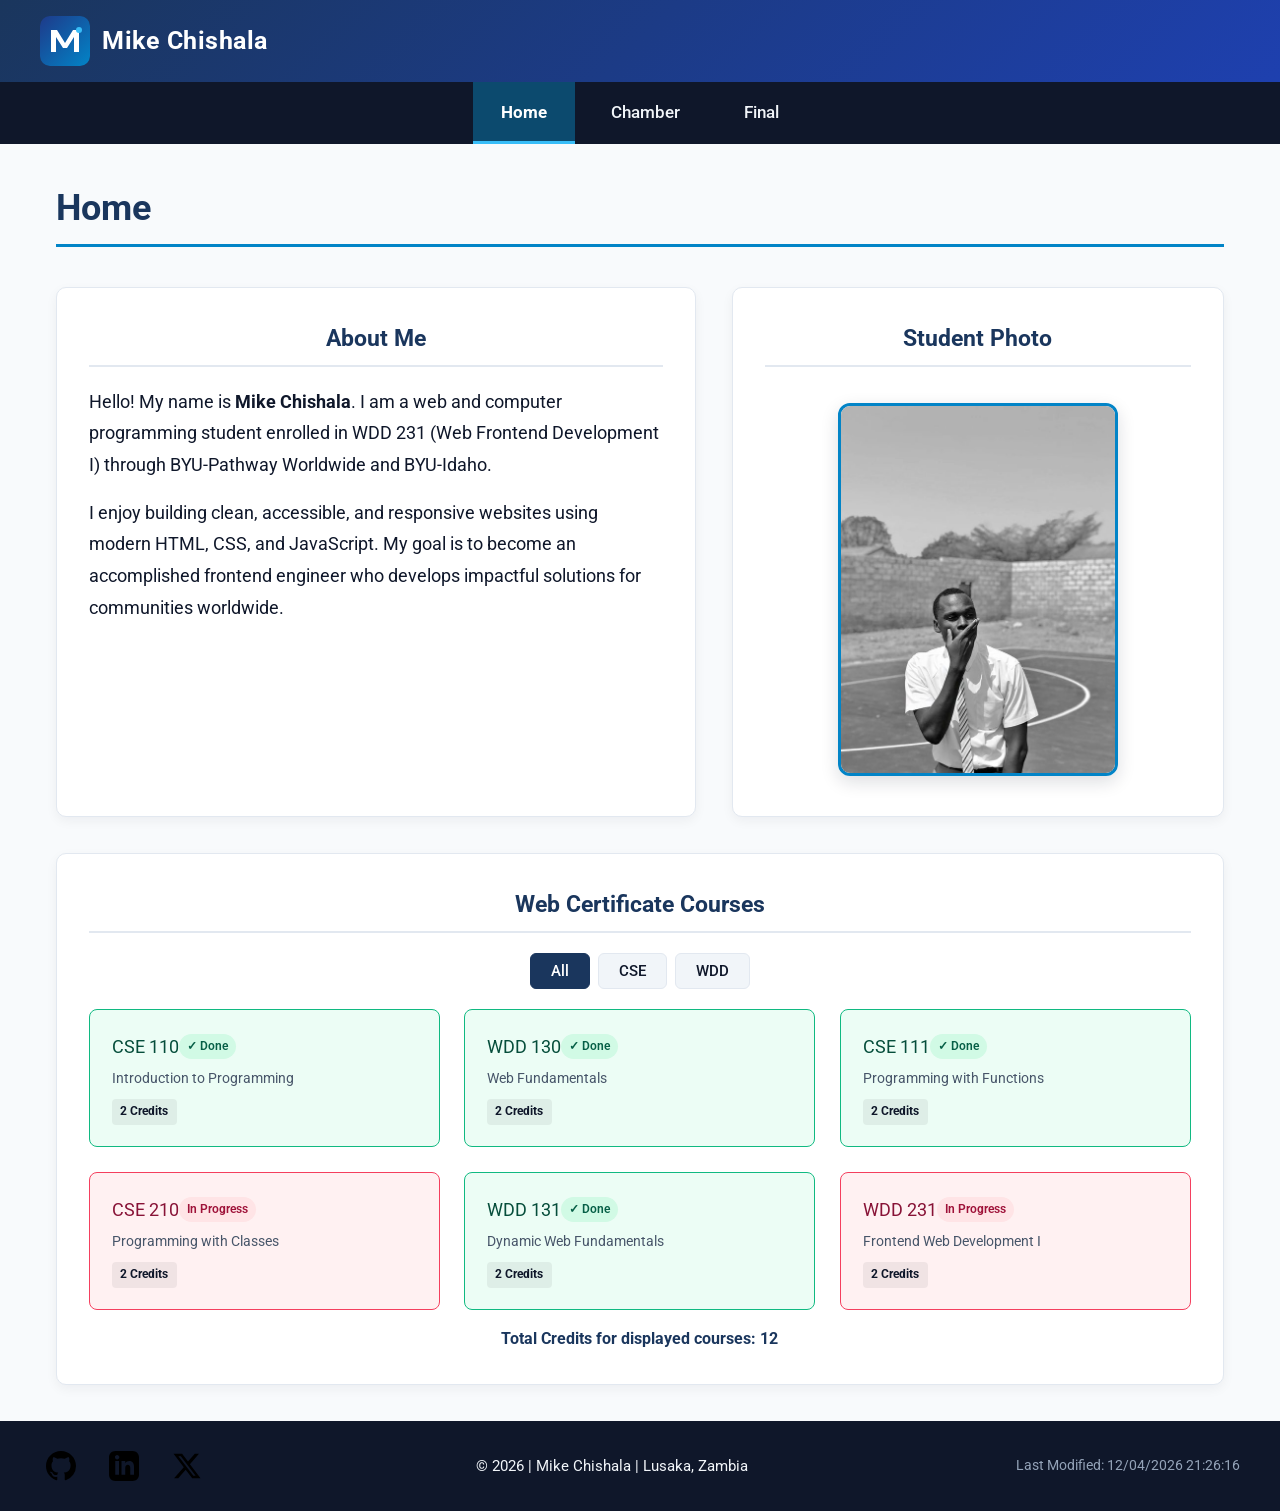
<file: index.html>
<!DOCTYPE html>
<html lang="en">

<head>
    <meta charset="UTF-8">
    <meta name="viewport" content="width=device-width, initial-scale=1.0">
    <title>WDD 231 - Web Frontend Development I | Mike Chishala</title>
    <meta name="description"
        content="WDD 231 - Web Frontend Development I course home page for Mike Chishala, featuring web development projects, certificate coursework, and responsive design.">
    <meta name="author" content="Mike Chishala">

    <!-- Open Graph Meta Properties -->
    <meta property="og:title" content="WDD 231 - Web Frontend Development I | Mike Chishala">
    <meta property="og:description"
        content="WDD 231 - Web Frontend Development I course home page for Mike Chishala, featuring web development projects, certificate coursework, and responsive design.">
    <meta property="og:image" content="https://bankai-code-op.github.io/wdd231/images/good-picture.jpg">
    <meta property="og:url" content="https://bankai-code-op.github.io/wdd231/index.html">

    <link rel="icon" href="images/logo.svg" type="image/svg+xml">

    <link rel="preconnect" href="https://fonts.googleapis.com">
    <link rel="preconnect" href="https://fonts.gstatic.com" crossorigin>
    <link href="https://fonts.googleapis.com/css2?family=Roboto:ital,wght@0,300;0,400;0,500;0,700&display=swap" rel="stylesheet">

    <link rel="preload" as="image" href="images/good-picture.jpg" fetchpriority="high">

    <link rel="stylesheet" href="styles/home-small.css">
    <!-- media attribute makes this non-blocking on small screens -->
    <link rel="stylesheet" href="styles/home-larger.css" media="screen and (min-width: 768px)">

    <script src="scripts/navigation.js" defer></script>
    <script src="scripts/date.js" defer></script>
    <script src="scripts/course.js" defer></script>
</head>

<body>
    <header>

        <div class="brand">
            <img src="images/logo.svg" alt="Mike Chishala Site Logo" width="44" height="44" class="site-logo">
            <span class="site-name">Mike Chishala</span>
        </div>

        <button id="menu" class="menu-button" aria-label="Toggle navigation menu" aria-expanded="false">&#9776;</button>
    </header>

    <nav id="nav-bar" class="navigation">
        <a href="index.html" class="active">Home</a>
        <a href="chamber/index.html">Chamber</a>
        <a href="final/index.html">Final</a>
    </nav>

    <main>
        <h1>Home</h1>

        <section class="card about-me">

            <h2>About Me</h2>

            <div class="bio-container">
                <p>Hello! My name is <strong>Mike Chishala</strong>. I am a web and computer programming student
                    enrolled in WDD 231 (Web Frontend Development I) through BYU-Pathway Worldwide and BYU-Idaho.</p>
                <p>I enjoy building clean, accessible, and responsive websites using modern HTML, CSS, and JavaScript.
                    My goal is to become an accomplished frontend engineer who develops impactful solutions for
                    communities worldwide.</p>
            </div>

        </section>

        <section class="card student-photo-card">

            <h2>Student Photo</h2>

            <div class="photo-container">
                <!-- fetchpriority=high: this is the LCP element; skip lazy for it -->
                <img src="images/good-picture.jpg" alt="Mike Chishala - Student Portrait" class="student-photo"
                    width="560" height="747" fetchpriority="high" decoding="async">
            </div>

        </section>

        <section class="card certificate">

            <h2>Web Certificate Courses</h2>

            <div class="course-filters">
                <button id="all-courses" class="filter-btn active">All</button>
                <button id="cse-courses" class="filter-btn">CSE</button>
                <button id="wdd-courses" class="filter-btn">WDD</button>
            </div>

            <div id="courses-container" class="courses-container">
                <!-- Course cards dynamically populated by scripts/course.js -->
            </div>

            <p id="total-credits" class="total-credits">Total Credits for displayed courses: <span
                    id="credit-count">0</span></p>

        </section>
        <dialog id="course-details"></dialog>
    </main>

    <footer>
        <div class="social-links">

            <a href="https://github.com/Bankai-code-op" target="_blank" rel="noopener noreferrer"
                aria-label="GitHub Profile">
                <img src="images/github.svg" alt="GitHub icon" width="30" height="30" loading="lazy">
            </a>

            <a href="https://linkedin.com" target="_blank" rel="noopener noreferrer" aria-label="LinkedIn Profile">
                <img src="images/linkedin.svg" alt="LinkedIn icon" width="30" height="30" loading="lazy">
            </a>

            <a href="https://x.com" target="_blank" rel="noopener noreferrer" aria-label="X Profile">
                <img src="images/x-twitter.svg" alt="Twitter icon" width="30" height="30" loading="lazy">
            </a>

        </div>

        <p class="copyright-info">
            &copy; <span id="currentyear"></span> | Mike Chishala | Lusaka, Zambia
        </p>

        <p id="lastModified"></p>
    </footer>
</body>

</html>
</file>
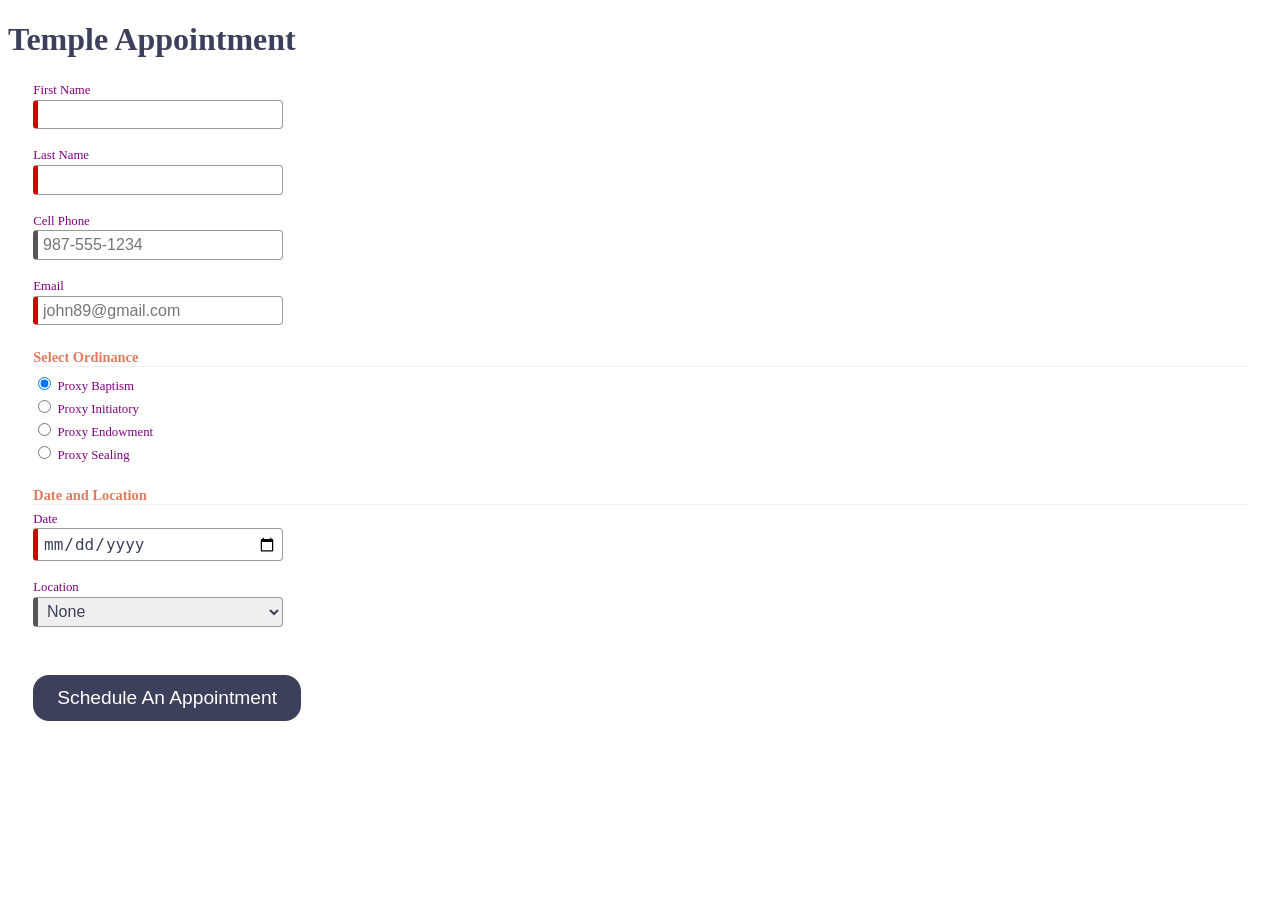
<file: startHere/index.html>
<!DOCTYPE html>
<html lang="en">

<head>
  <meta charset="UTF-8">
  <meta name="viewport" content="width=device-width, initial-scale=1.0">
  <meta name="description" content="Web Lab Start File">
  <meta name="author" content="Paul Cheney">

  <link rel="stylesheet" href="styles/small.css">
  <link rel="stylesheet" href="styles/large.css">

  <title>Web Lab Start File</title>
</head>

<body>

  <main>
    <h1>Temple Appointment</h1>

    <form method="GET" action="thanks.html" class="designOne">
      <label>First Name <input type="text" name="first" required autocomplete="given-name" title="Your First Name"></label>
        <label>Last Name <input type="text" name="last" required autocomplete="family-name" title="Your Last Name"></label>
        <label>Cell Phone <input type="tel" name="phone"  autocomplete="tel" title="A Phone Number with dashes" placeholder="987-555-1234" ></label>
        <label>Email <input type="email" name="email" required placeholder="john89@gmail.com"  title="Your Email" autocomplete="email"></label>
  

        <h3>Select Ordinance</h3>
        <label><input type="radio" name="ordinance" value="Baptism" checked> Proxy Baptism</label>
        <label><input type="radio" name="ordinance" value="Initiatory"> Proxy Initiatory</label>
        <label><input type="radio" name="ordinance" value="Endowment"> Proxy Endowment</label>
        <label><input type="radio" name="ordinance" value="Sealing"> Proxy Sealing</label>

        
        <h3>Date and Location</h3>
        <label>Date <input type="date" name="date" required></label>

        <label>Location
          <select name="location" required>
            <option value="">None</option>
            <option value="Payson">Payson</option>
            <option value="Orem">Orem</option>
            <option value="Provo City Center">Provo City Center</option>
        </label>

        <input type="submit" value="Schedule An Appointment">
    </form>

    
  </main>

</body>
</html>
</file>
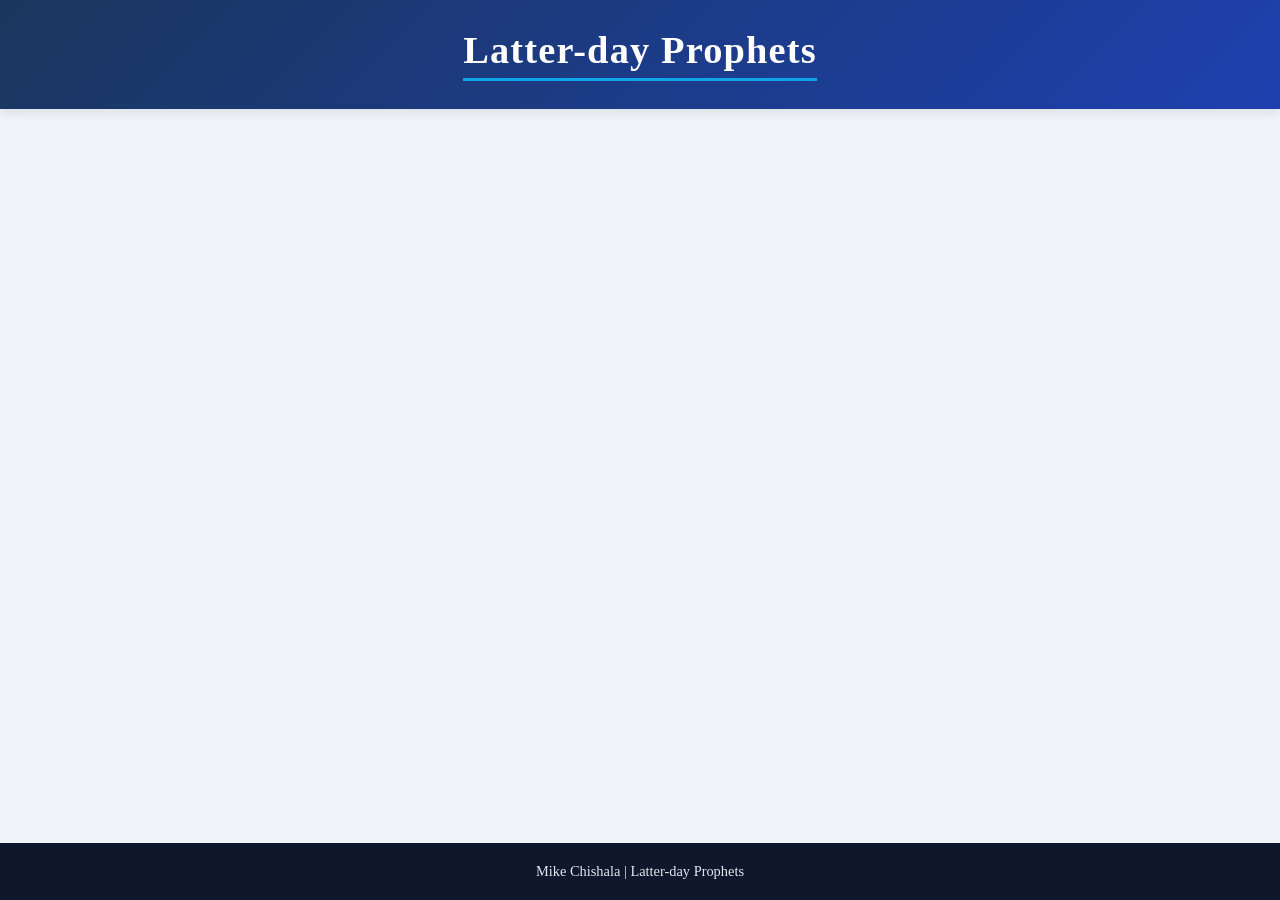
<file: prophets.html>
<!DOCTYPE html>
<html lang="en">

<head>
    <meta charset="UTF-8">
    <meta name="viewport" content="width=device-width, initial-scale=1.0">
    <title>Latter-day Prophets | Mike Chishala</title>
    <meta name="description" content="Latter-day Prophets card directory demonstrating the Fetch API for WDD 231.">
    <meta name="author" content="Mike Chishala">
    <link rel="stylesheet" href="styles/prophets.css">
    <script src="scripts/prophets.js" defer></script>
</head>

<body>
    <header>
        <h1>Latter-day Prophets</h1>
    </header>

    <main>
        <div id="cards"></div>
    </main>
    
    <footer>
        Mike Chishala | Latter-day Prophets
    </footer>
</body>

</html>
</file>
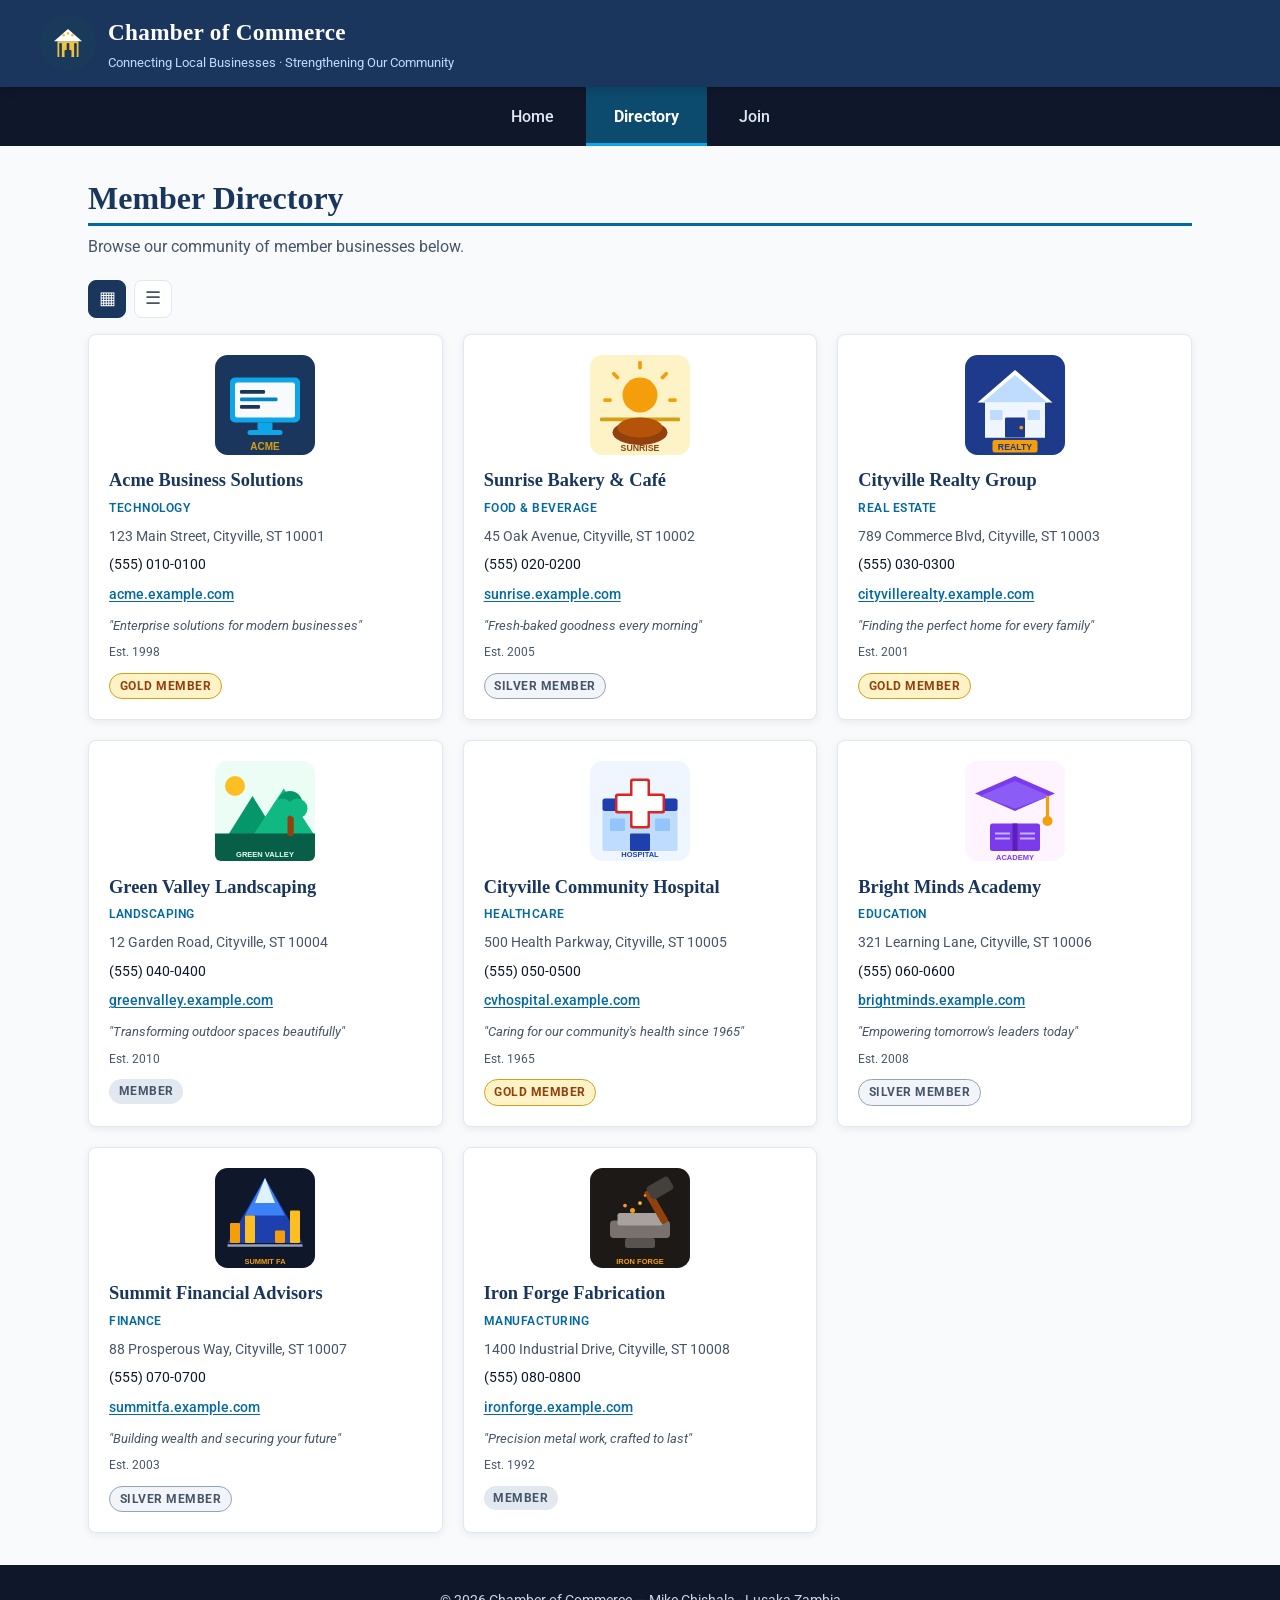
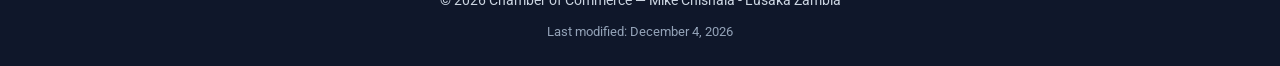
<file: chamber/directory.html>
<!DOCTYPE html>
<html lang="en">


<head>
  <meta charset="UTF-8">
  <meta name="viewport" content="width=device-width, initial-scale=1.0">

  <title>Member Directory | Chamber of Commerce</title>

  <meta name="description"
        content="Browse the full member directory of the Chamber of Commerce. Discover local businesses, services, and community partners that keep our economy thriving." />

  <meta name="author" content="Mike Chishala">

  <link rel="icon" type="image/svg+xml" href="images/favicon.svg">
  <link rel="apple-touch-icon" href="images/favicon.svg">

  <link rel="preconnect" href="https://fonts.googleapis.com">
  <link rel="preconnect" href="https://fonts.gstatic.com" crossorigin>
  <link href="https://fonts.googleapis.com/css2?family=Roboto:wght@400;700&display=swap"
        rel="stylesheet">
  <noscript>
    <link href="https://fonts.googleapis.com/css2?family=Roboto:wght@400;700&display=swap" rel="stylesheet">
  </noscript>

  <link rel="preload" href="data/members.json" as="fetch" crossorigin="anonymous">
  <link rel="preload" href="images/members/acme.svg" as="image" type="image/svg+xml" fetchpriority="high">

  <meta property="og:type"         content="website">
  <meta property="og:site_name"    content="Chamber of Commerce">
  <meta property="og:title"        content="Member Directory | Chamber of Commerce">
  <meta property="og:description"
        content="Browse the full member directory of the Chamber of Commerce. Discover local businesses, services, and community partners that keep our economy thriving." />
  <meta property="og:image"        content="https://bankai-code-op.github.io/wdd231/chamber/images/og-image.svg">
  <meta property="og:image:type"   content="image/svg+xml">
  <meta property="og:image:width"  content="1200">
  <meta property="og:image:height" content="630">
  <meta property="og:image:alt"    content="Chamber of Commerce – Member Directory">
  <meta property="og:url"          content="https://bankai-code-op.github.io/wdd231/chamber/directory.html">
  <meta property="og:locale"       content="en_US">

  <link rel="stylesheet" href="styles/small.css">
  <link rel="stylesheet" href="styles/larger.css" media="screen and (min-width: 768px)">

  <script src="scripts/navigation.js" defer></script>
  <script src="scripts/directory.js" defer></script>
  <script src="scripts/footer.js" defer></script>
</head>
<body>
  <a class="skip-link" href="#main-content">Skip to main content</a>
  <header>
    <div class="header-brand">
      <img src="images/favicon.svg"
           alt="Chamber of Commerce logo"
           width="48" height="48"
           class="header-logo">
      <div class="header-text">
        <span class="header-title">Chamber of Commerce</span>
        <p class="header-tagline">Connecting Local Businesses · Strengthening Our Community</p>
      </div>
    </div>

    <button id="menu" aria-label="Toggle navigation menu" aria-expanded="false">&#9776;</button>
  </header>

  <nav id="nav-bar" aria-label="Primary navigation">
    <a href="index.html">Home</a>
    <a href="directory.html" class="active" aria-current="page">Directory</a>
    <a href="join.html">Join</a>
  </nav>

  <main id="main-content">
    <section class="directory-section">
      <h1>Member Directory</h1>
      <p>Browse our community of member businesses below.</p>

      <div class="view-controls" role="group" aria-label="View options">
        <button class="view-btn active" id="btn-grid" aria-label="Grid view" aria-pressed="true" title="Grid view">&#9638;</button>
        <button class="view-btn" id="btn-list" aria-label="List view" aria-pressed="false" title="List view">&#9776;</button>
      </div>

      <div id="member-cards" class="cards-grid">
        <article class="member-card">
          <img src="images/members/acme.svg" alt="Acme Business Solutions logo"
               width="80" height="80" fetchpriority="high">
          <h2>Acme Business Solutions</h2>
          <p class="industry">Technology</p>
          <address>123 Main Street, Cityville, ST 10001</address>
          <p class="phone">(555) 010-0100</p>
          <a class="website" href="https://acme.example.com" target="_blank" rel="noopener noreferrer">
            acme.example.com
          </a>
          <p class="tagline">"Enterprise solutions for modern businesses"</p>
          <p class="founded">Est. 1998</p>
          <span class="membership-level gold">Gold Member</span>
        </article>
      </div>
    </section>
  </main>

  <footer>
    <p>&copy; <span id="currentYear"></span> Chamber of Commerce &mdash; Mike Chishala - Lusaka Zambia</p>
    <p id="lastModified">Last modified: </p>
  </footer>

</body>
</html>
</file>
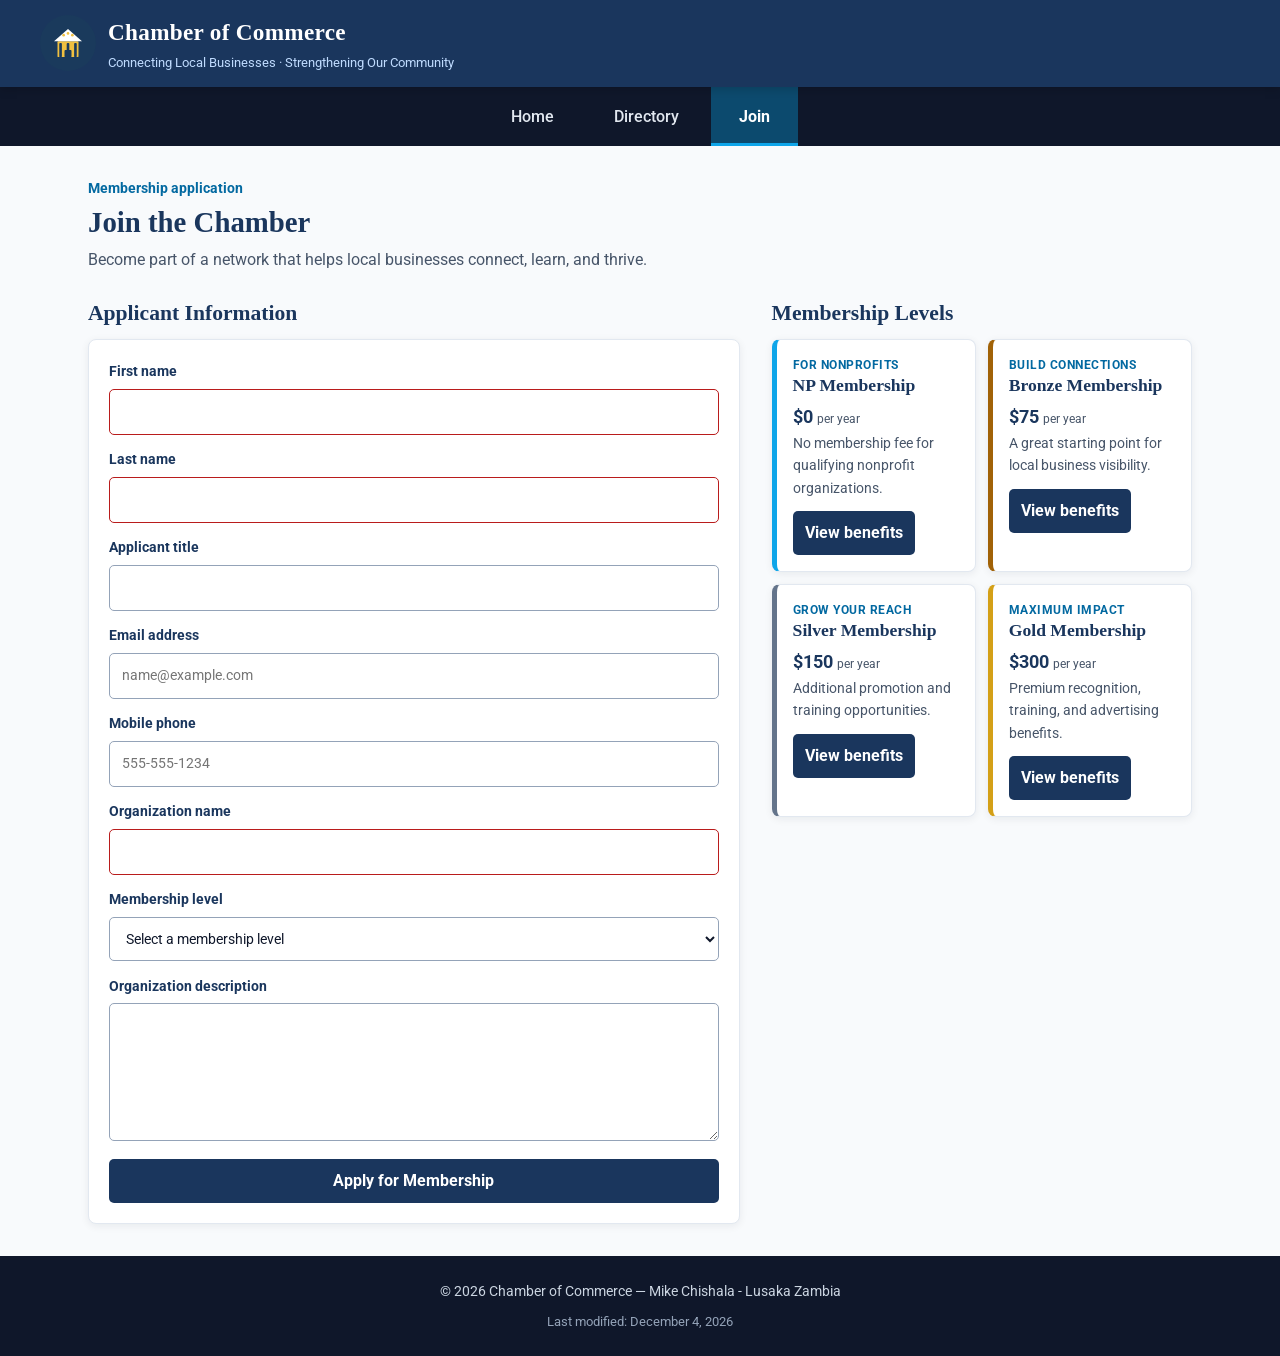
<file: chamber/join.html>
<!DOCTYPE html>
<html lang="en">

<head>
  <meta charset="UTF-8">
  <meta name="viewport" content="width=device-width, initial-scale=1.0">
  <title>Join the Chamber | Chamber of Commerce</title>
  <meta name="description" content="Apply for membership in the Chamber of Commerce and connect with businesses across the Cityville community.">
  <meta name="author" content="Mike Chishala">

  <meta property="og:type" content="website">
  <meta property="og:site_name" content="Chamber of Commerce">
  <meta property="og:title" content="Join the Chamber of Commerce">
  <meta property="og:description" content="Apply for Chamber membership to connect with local businesses, discover opportunities, and help strengthen the community.">
  <meta property="og:image" content="https://bankai-code-op.github.io/wdd231/chamber/images/og-image.svg">
  <meta property="og:image:type" content="image/svg+xml">
  <meta property="og:image:alt" content="Chamber of Commerce — connecting local businesses">
  <meta property="og:url" content="https://bankai-code-op.github.io/wdd231/chamber/join.html">

  <link rel="icon" type="image/svg+xml" href="images/favicon.svg">
  <link rel="apple-touch-icon" href="images/favicon.svg">
  <link rel="preconnect" href="https://fonts.googleapis.com">
  <link rel="preconnect" href="https://fonts.gstatic.com" crossorigin>
  <link href="https://fonts.googleapis.com/css2?family=Roboto:wght@400;700&display=swap" rel="stylesheet">
  <link rel="stylesheet" href="styles/small.css">
  <link rel="stylesheet" href="styles/larger.css" media="screen and (min-width: 768px)">

  <script src="scripts/navigation.js" defer></script>
  <script src="scripts/footer.js" defer></script>
  <script src="scripts/join.js" defer></script>
</head>

<body>
  <a class="skip-link" href="#main-content">Skip to main content</a>
  <header>
    <div class="header-brand">

      <img src="images/favicon.svg" alt="Chamber of Commerce logo" width="48" height="48" class="header-logo">
      <div class="header-text">
        <span class="header-title">Chamber of Commerce</span>
        <p class="header-tagline">Connecting Local Businesses · Strengthening Our Community</p>
      </div>

    </div>
    <button id="menu" aria-label="Toggle navigation menu" aria-expanded="false">&#9776;</button>
  </header>

  <nav id="nav-bar" aria-label="Primary navigation">
    <a href="index.html">Home</a>
    <a href="directory.html">Directory</a>
    <a href="join.html">Join</a>
  </nav>

  <main class="join-main" id="main-content">
    <section class="join-introduction">
      <p class="section-eyebrow">Membership application</p>
      <h1>Join the Chamber</h1>
      <p>Become part of a network that helps local businesses connect, learn, and thrive.</p>
    </section>

    <div class="join-layout">
      <section class="join-form-section" aria-labelledby="application-heading">
        <h2 id="application-heading">Applicant Information</h2>
        <form class="join-form" method="get" action="thankyou.html">
          <label>First name
            <input type="text" name="firstName" required autocomplete="given-name" title="Enter your first name">
          </label>

          <label>Last name
            <input type="text" name="lastName" required autocomplete="family-name" title="Enter your last name">
          </label>

          <label>Applicant title
            <input type="text" name="organizationTitle" pattern="[A-Za-z -]{7,}" autocomplete="organization-title" title="At least 7 characters using letters, spaces, or hyphens">
          </label>

          <label>Email address
            <input type="email" name="email" required autocomplete="email" placeholder="name@example.com" title="Enter a valid email address">
          </label>

          <label>Mobile phone
            <input type="tel" name="mobile" required autocomplete="tel" placeholder="555-555-1234" title="Enter your mobile phone number">
          </label>

          <label>Organization name
            <input type="text" name="organization" required autocomplete="organization" title="Enter your organization name">
          </label>

          <label>Membership level
            <select name="membership" required>
              <option value="" selected disabled>Select a membership level</option>
              <option value="np">NP Membership — Nonprofit</option>
              <option value="bronze">Bronze Membership</option>
              <option value="silver">Silver Membership</option>
              <option value="gold">Gold Membership</option>
            </select>
          </label>

          <label>Organization description
            <textarea name="description" rows="5" title="Describe your organization"></textarea>
          </label>

          <input type="hidden" id="timestamp" name="timestamp">
          <input class="submit-button" type="submit" value="Apply for Membership">
        </form>
      </section>

      <aside class="membership-section" aria-labelledby="levels-heading">
        <h2 id="levels-heading">Membership Levels</h2>

        <div class="membership-grid">
          <article class="membership-card">
            <p class="membership-label">For nonprofits</p>
            <h3>NP Membership</h3>
            <p class="membership-cost">$0 <span>per year</span></p>
            <p>No membership fee for qualifying nonprofit organizations.</p>
            <a class="benefits-link" href="#np-benefits" data-benefits="np-benefits">View benefits</a>
          </article>

          <article class="membership-card">
            <p class="membership-label">Build connections</p>
            <h3>Bronze Membership</h3>
            <p class="membership-cost">$75 <span>per year</span></p>
            <p>A great starting point for local business visibility.</p>
            <a class="benefits-link" href="#bronze-benefits" data-benefits="bronze-benefits">View benefits</a>
          </article>

          <article class="membership-card">
            <p class="membership-label">Grow your reach</p>
            <h3>Silver Membership</h3>
            <p class="membership-cost">$150 <span>per year</span></p>
            <p>Additional promotion and training opportunities.</p>
            <a class="benefits-link" href="#silver-benefits" data-benefits="silver-benefits">View benefits</a>
          </article>

          <article class="membership-card">
            <p class="membership-label">Maximum impact</p>
            <h3>Gold Membership</h3>
            <p class="membership-cost">$300 <span>per year</span></p>
            <p>Premium recognition, training, and advertising benefits.</p>
            <a class="benefits-link" href="#gold-benefits" data-benefits="gold-benefits">View benefits</a>
          </article>
        </div>
      </aside>
    </div>
  </main>

  <dialog id="np-benefits" aria-labelledby="np-title">
    <h2 id="np-title">NP Membership Benefits</h2>
    <p>No annual fee for qualifying nonprofit organizations.</p>
    <ul>
        <li>Chamber directory listing</li>
        <li>Community event invitations</li>
        <li>Networking opportunities</li>
    </ul>
    <button type="button" class="dialog-close">Close</button>
  </dialog>

  <dialog id="bronze-benefits" aria-labelledby="bronze-title">
    <h2 id="bronze-title">Bronze Membership Benefits</h2>
    <p>$75 per year.</p>
    <ul>
        <li>All NP benefits</li>
        <li>Quarterly member newsletter</li>
        <li>Discounted business training</li>
        <li>Member event discounts</li>
    </ul>
    <button type="button" class="dialog-close">Close</button>
  </dialog>

  <dialog id="silver-benefits" aria-labelledby="silver-title">
    <h2 id="silver-title">Silver Membership Benefits</h2>
    <p>$150 per year.</p>
    <ul>
        <li>All Bronze benefits</li>
        <li>Member spotlight opportunity</li>
        <li>Priority event registration</li>
        <li>Two complimentary training sessions</li>
    </ul>
    <button type="button" class="dialog-close">Close</button>
  </dialog>

  <dialog id="gold-benefits" aria-labelledby="gold-title">
    <h2 id="gold-title">Gold Membership Benefits</h2>
    <p>$300 per year.</p>
    <ul>
        <li>All Silver benefits</li>
        <li>Homepage advertising</li>
        <li>Premium event sponsorship recognition</li>
        <li>Four complimentary training sessions</li>
    </ul>
    <button type="button" class="dialog-close">Close</button>
  </dialog>

  <footer>
    <p>&copy; <span id="currentYear"></span> Chamber of Commerce &mdash; Mike Chishala - Lusaka Zambia</p>
    <p id="lastModified">Last modified:</p>
  </footer>
</body>
</html>
</file>
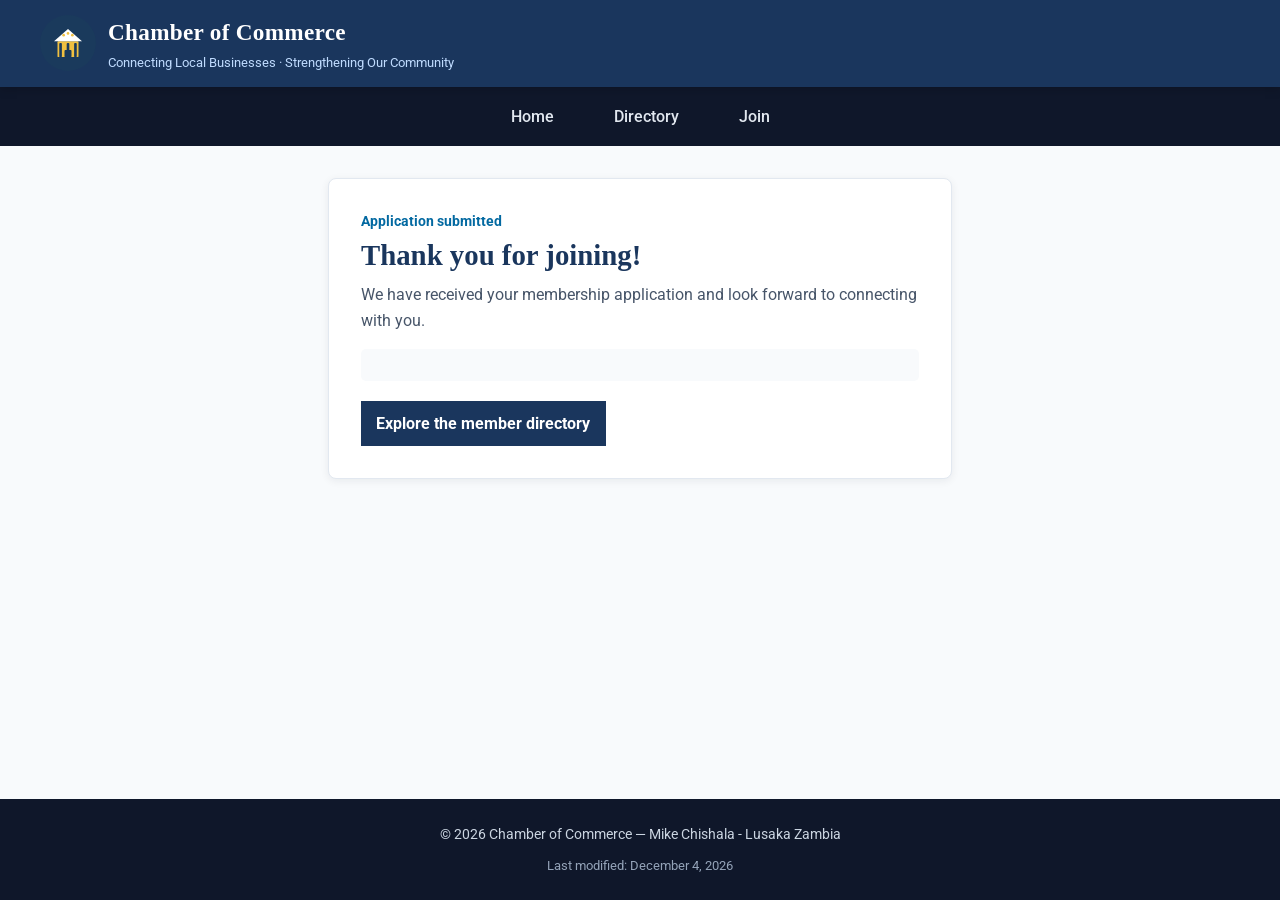
<file: chamber/thankyou.html>
<!DOCTYPE html>
<html lang="en">

<head>

  <meta charset="UTF-8">
  <meta name="viewport" content="width=device-width, initial-scale=1.0">
  <title>Application Received | Chamber of Commerce</title>
  <meta name="description" content="Confirmation that your Chamber of Commerce membership application was received.">
  <meta name="author" content="Mike Chishala">
  <meta property="og:type" content="website">
  <meta property="og:site_name" content="Chamber of Commerce">
  <meta property="og:title" content="Membership Application Received | Chamber of Commerce">
  <meta property="og:description" content="Your Chamber membership application has been received. Thank you for joining our network of local businesses.">
  <meta property="og:image" content="https://bankai-code-op.github.io/wdd231/chamber/images/og-image.svg">
  <meta property="og:image:type" content="image/svg+xml">
  <meta property="og:image:alt" content="Chamber of Commerce — connecting local businesses">
  <meta property="og:url" content="https://bankai-code-op.github.io/wdd231/chamber/thankyou.html">
  <link rel="icon" type="image/svg+xml" href="images/favicon.svg">
  <link rel="apple-touch-icon" href="images/favicon.svg">
  <link rel="preconnect" href="https://fonts.googleapis.com">
  <link rel="preconnect" href="https://fonts.gstatic.com" crossorigin>
  <link href="https://fonts.googleapis.com/css2?family=Roboto:wght@400;700&display=swap" rel="stylesheet">
  <link rel="stylesheet" href="styles/small.css">
  <link rel="stylesheet" href="styles/larger.css" media="screen and (min-width: 768px)">
  <script src="scripts/navigation.js" defer></script>
  <script src="scripts/footer.js" defer></script>
  <script src="scripts/join.js" defer></script>

</head>


<body>
  <a class="skip-link" href="#main-content">Skip to main content</a>
  <header>
    <div class="header-brand">
      
      <img src="images/favicon.svg" alt="Chamber of Commerce logo" width="48" height="48" class="header-logo">
      <div class="header-text">
        <span class="header-title">Chamber of Commerce</span>
        <p class="header-tagline">Connecting Local Businesses · Strengthening Our Community</p>
      </div>

    </div>
    <button id="menu" aria-label="Toggle navigation menu" aria-expanded="false">&#9776;</button>
  </header>

  <nav id="nav-bar" aria-label="Primary navigation">
    <a href="index.html">Home</a>
    <a href="directory.html">Directory</a>
    <a href="join.html">Join</a>
  </nav>

  <main class="thank-you-main" id="main-content">

    <section class="thank-you-card" aria-labelledby="thank-you-heading">
      <p class="section-eyebrow">Application submitted</p>
      <h1 id="thank-you-heading">Thank you for joining!</h1>
      <p>We have received your membership application and look forward to connecting with you.</p>
      <dl id="thank-you-fields" class="thank-you-fields"></dl>
      <a class="button button-gold" href="directory.html">Explore the member directory</a>
    </section>
    
  </main>

  <footer>
    <p>&copy; <span id="currentYear"> </span> Chamber of Commerce &mdash; Mike Chishala - Lusaka Zambia</p>
    <p id="lastModified">Last modified:</p>
  </footer>
</body>
</html>
</file>
<file: styles/home-small.css>
:root {
    --primary-color: #1a365d;
    /* Deep Navy */
    --primary-dark: #0f172a;
    /* Midnight Slate */
    --secondary-color: #0284c7;
    /* Ocean Blue */
    --accent-color: #0ea5e9;
    /* Sky Blue */
    --accent-glow: rgba(14, 165, 233, 0.15);
    --bg-page: #f8fafc;
    /* Crisp Slate 50 */
    --bg-card: #ffffff;
    /* Pure White */
    --border-color: #e2e8f0;
    /* Subtle Border */
    --text-main: #0f172a;
    /* Slate 900 for high contrast */
    --text-muted: #475569;
    /* Slate 600 */
    --completed-bg: #ecfdf5;
    /* Soft Emerald */
    --completed-border: #10b981;
    /* Vibrant Emerald */
    --completed-text: #064e3b;
    /* Deep Forest Green (high contrast) */
    --incomplete-bg: #fff1f2;
    /* Soft Rose */
    --incomplete-border: #f43f5e;
    /* Vibrant Rose */
    --incomplete-text: #881337;
    /* Deep Burgundy (high contrast) */
    --font-family: 'Roboto', sans-serif;
    --transition-speed: 0.2s ease;
}

/* Base Reset & Overflow Safeguard */
*,
*::before,
*::after {
    margin: 0;
    padding: 0;
    box-sizing: border-box;
}

html {
    scroll-behavior: smooth;
    overflow-x: hidden;
    width: 100%;
}

body {
    font-family: var(--font-family);
    background-color: var(--bg-page);
    color: var(--text-main);
    line-height: 1.6;
    display: flex;
    flex-direction: column;
    min-height: 100vh;
    width: 100%;
    overflow-x: hidden;
    -webkit-font-smoothing: antialiased;
}

/* Header Section */
header {
    background-color: var(--primary-color);
    background-image: linear-gradient(135deg, var(--primary-color) 0%, #1e40af 100%);
    color: #ffffff;
    display: flex;
    align-items: center;
    justify-content: space-between;
    padding: 0.85rem 1rem;
    box-shadow: 0 2px 10px rgba(0, 0, 0, 0.15);
    width: 100%;
}

.brand {
    display: flex;
    align-items: center;
    gap: 0.75rem;
}

.site-logo {
    display: block;
    width: 42px;
    height: 42px;
    border-radius: 8px;
    flex-shrink: 0;
}

.site-name {
    font-size: 1.25rem;
    font-weight: 700;
    letter-spacing: 0.5px;
    color: #ffffff;
    word-break: break-word;
}

/* Hamburger button on small screens */
.menu-button {
    background: transparent;
    border: 1px solid rgba(255, 255, 255, 0.3);
    color: #ffffff;
    font-size: 1.5rem;
    cursor: pointer;
    line-height: 1;
    width: 44px;
    height: 44px;
    border-radius: 6px;
    display: flex;
    align-items: center;
    justify-content: center;
    transition: background-color var(--transition-speed), border-color var(--transition-speed);
}

.menu-button:hover,
.menu-button:focus-visible {
    background-color: rgba(255, 255, 255, 0.2);
    border-color: #ffffff;
    outline: none;
}

/* Responsive Navigation (Small Screen - Mobile-First) */
nav.navigation {
    display: none;
    background-color: var(--primary-dark);
    flex-direction: column;
    width: 100%;
}

/* Opened via navigation.js */
nav.navigation.open {
    display: flex;
}

nav.navigation a {
    display: block;
    color: #f1f5f9;
    text-decoration: none;
    padding: 0.85rem 1.25rem;
    font-size: 1rem;
    font-weight: 500;
    border-bottom: 1px solid rgba(255, 255, 255, 0.08);
    border-left: 4px solid transparent;
    /* Prevent hover twitching by keeping padding and dimensions strictly constant */
    transition: background-color var(--transition-speed), color var(--transition-speed), border-color var(--transition-speed);
}

/* Hover without shifting/twitching */
nav.navigation a:hover,
nav.navigation a:focus-visible {
    background-color: #075985;
    color: #ffffff;
    border-left-color: #38bdf8;
    outline: none;
}

/* Wayfinding: Active page indicator (High contrast: 9.46:1) */
nav.navigation a.active {
    background-color: #0c4a6e;
    color: #ffffff;
    font-weight: 700;
    border-left-color: #38bdf8;
}

/* Main Content Layout */
main {
    flex: 1;
    width: 100%;
    margin: 0 auto;
    padding: 1.25rem 1.25rem;
    display: flex;
    flex-direction: column;
    gap: 1.5rem;
}

/* Page Primary Heading */
h1 {
    font-size: 1.85rem;
    font-weight: 700;
    color: var(--primary-color);
    border-bottom: 3px solid var(--secondary-color);
    padding-bottom: 0.4rem;
    margin-bottom: 0.25rem;
}

/* Cards (Repetition & Alignment) */
.card {
    background-color: var(--bg-card);
    border-radius: 10px;
    padding: 1.25rem;
    border: 1px solid var(--border-color);
    box-shadow: 0 4px 12px rgba(15, 23, 42, 0.05);
    width: 100%;
}

.card h2 {
    color: var(--primary-color);
    font-size: 1.3rem;
    font-weight: 700;
    text-align: center;
    margin-top: 0;
    margin-bottom: 1rem;
    border-bottom: 2px solid var(--border-color);
    padding-bottom: 0.4rem;
}

/* Section 1: About Me (Bio) */
.about-me .bio-container {
    display: flex;
    flex-direction: column;
    gap: 0.85rem;
}

.about-me p {
    font-size: 1rem;
    color: var(--text-main);
    line-height: 1.7;
}

/* Section 2: My Student Photo */
.student-photo-card .photo-container {
    display: flex;
    justify-content: center;
    align-items: center;
    padding: 0.5rem 0;
}

.student-photo {
    width: 100%;
    max-width: 280px;
    height: auto;
    aspect-ratio: 3 / 4;
    object-fit: cover;
    border-radius: 10px;
    border: 3px solid var(--secondary-color);
    box-shadow: 0 4px 14px rgba(15, 23, 42, 0.12);
    display: block;
    margin: 0 auto;
    transition: transform var(--transition-speed);
    will-change: transform;
    /* Prevent layout shift: intrinsic size matches 280 x 373 display slot */
    contain-intrinsic-size: 280px 373px;
}

.student-photo:hover {
    transform: scale(1.02);
}

/* Section 3: Certificate & Interactive Courses */
.course-filters {
    display: flex;
    gap: 0.5rem;
    margin-bottom: 1.25rem;
    flex-wrap: wrap;
}

.filter-btn {
    padding: 0.5rem 1.25rem;
    background-color: #f1f5f9;
    border: 1px solid var(--border-color);
    border-radius: 6px;
    color: var(--text-main);
    font-family: var(--font-family);
    font-size: 0.95rem;
    font-weight: 500;
    cursor: pointer;
    transition: background-color var(--transition-speed), color var(--transition-speed), border-color var(--transition-speed);
}

.filter-btn:hover {
    background-color: #e2e8f0;
}

.filter-btn.active {
    background-color: var(--primary-color);
    color: #ffffff;
    border-color: var(--primary-color);
}

.courses-container {
    display: grid;
    grid-template-columns: 1fr;
    gap: 0.85rem;
    margin-bottom: 1rem;
}

dialog {
    position: fixed;
    inset: 0;
    margin: auto;
    width: min(90%, 600px);
    max-height: 85vh;
    overflow-y: auto;
    padding: 3.75rem 1.5rem 1.5rem;
    border: 1px solid var(--border-color);
    border-radius: 10px;
    background-color: var(--bg-card);
    color: var(--text-main);
    box-shadow: 0 1rem 3rem rgba(15, 23, 42, 0.3);
}

dialog::backdrop {
    background-color: rgba(15, 23, 42, 0.65);
}

dialog button {
    position: absolute;
    top: 1rem;
    right: 1rem;
    padding: 0.5rem 0.85rem;
    border: 1px solid var(--border-color);
    border-radius: 6px;
    background-color: var(--primary-color);
    color: #ffffff;
    font: inherit;
    font-weight: 500;
    cursor: pointer;
    transition: background-color var(--transition-speed);
}

dialog button:hover,
dialog button:focus-visible {
    background-color: var(--secondary-color);
}

.course-card {
    padding: 1rem;
    border-radius: 8px;
    border: 1px solid var(--border-color);
    display: flex;
    flex-direction: column;
    gap: 0.35rem;
    width: 100%;
    color: inherit;
    font: inherit;
    text-align: left;
    cursor: pointer;
    transition: transform var(--transition-speed), box-shadow var(--transition-speed);
    will-change: transform;
}

.course-card:hover {
    transform: translateY(-2px);
    box-shadow: 0 4px 8px rgba(0, 0, 0, 0.06);
}

.course-card:focus-visible {
    outline: 3px solid var(--accent-color);
    outline-offset: 3px;
}

.course-card.completed {
    background-color: var(--completed-bg);
    border-color: var(--completed-border);
}

.course-card.completed .course-card-heading {
    color: var(--completed-text);
}

.course-card.incomplete {
    background-color: var(--incomplete-bg);
    border-color: var(--incomplete-border);
}

.course-card.incomplete .course-card-heading {
    color: var(--incomplete-text);
}

.course-card-heading {
    font-size: 1.15rem;
    display: flex;
    align-items: center;
    justify-content: space-between;
}

.status-badge {
    font-size: 0.75rem;
    font-weight: 600;
    padding: 0.2rem 0.5rem;
    border-radius: 9999px;
}

.course-card.completed .status-badge {
    background-color: #d1fae5;
    color: #065f46;
}

.course-card.incomplete .status-badge {
    background-color: #ffe4e6;
    color: #9f1239;
}

.course-name {
    font-size: 0.9rem;
    color: var(--text-muted);
}

.course-credits {
    align-self: flex-start;
    font-size: 0.75rem;
    font-weight: 700;
    padding: 0.2rem 0.55rem;
    background-color: rgba(0, 0, 0, 0.06);
    border-radius: 4px;
    margin-top: 0.25rem;
}

.total-credits {
    font-weight: 700;
    color: var(--primary-color);
    margin-top: 0.5rem;
    font-size: 1rem;
}

/* Defer paint of below-fold section until near-visible */
.certificate {
    content-visibility: auto;
    contain-intrinsic-size: 0 400px;
}

/* Footer Section */
footer {
    background-color: var(--primary-dark);
    color: #e2e8f0;
    text-align: center;
    padding: 1.75rem 1rem;
    margin-top: auto;
    display: flex;
    flex-direction: column;
    align-items: center;
    gap: 0.85rem;
    width: 100%;
}

.social-links {
    display: flex;
    gap: 1.25rem;
    align-items: center;
    justify-content: center;
}

.social-links a {
    color: #cbd5e1;
    display: inline-flex;
    align-items: center;
    justify-content: center;
    padding: 0.4rem;
    border-radius: 50%;
    transition: transform var(--transition-speed), color var(--transition-speed);
}

.social-links a:hover,
.social-links a:focus-visible {
    color: #38bdf8;
    transform: translateY(-2px);
    outline: none;
}

.copyright-info {
    font-size: 0.95rem;
    color: #f1f5f9;
}

#lastModified {
    font-size: 0.85rem;
    color: #94a3b8;
}
</file>
<file: styles/home-larger.css>
@media screen and (min-width: 768px) {

    /* Header layout */
    header {
        padding: 1rem 2.5rem;
    }

    .site-logo {
        width: 50px;
        height: 50px;
    }

    .site-name {
        font-size: 1.55rem;
    }

    /* Hide hamburger menu button on desktop */
    .menu-button {
        display: none;
    }

    /* Horizontal navigation using CSS Flex */
    nav.navigation {
        display: flex !important;
        flex-direction: row;
        justify-content: center;
        align-items: center;
        background-color: var(--primary-dark);
        gap: 0.5rem;
        padding: 0 2rem;
    }

    nav.navigation a {
        display: inline-flex;
        align-items: center;
        justify-content: center;
        padding: 0.9rem 1.75rem;
        border-bottom: none;
        border-left: none;
        border-top: 3px solid transparent;
        border-bottom: 3px solid transparent;
        font-size: 1.05rem;
        font-weight: 500;
        /* Constant sizing ensures zero twitching/jitter on hover */
        transition: background-color var(--transition-speed), color var(--transition-speed), border-color var(--transition-speed);
    }

    /* Hover: white on #075985 = 7.56:1 — WCAG AA ✓ */
    nav.navigation a:hover,
    nav.navigation a:focus-visible {
        background-color: #075985;
        color: #ffffff;
        border-bottom-color: #38bdf8;
        outline: none;
    }

    /* Wayfinding — active: white on #0c4a6e = 9.46:1 — WCAG AAA ✓ */
    nav.navigation a.active {
        border-top-color: transparent;
        border-bottom-color: #38bdf8;
        background-color: #0c4a6e;
        color: #ffffff;
        font-weight: 700;
    }

    /* Multi-column Full-Width Grid Layout */
    main {
        display: grid;
        grid-template-columns: 1.3fr 1fr;
        grid-template-rows: auto auto auto;
        gap: 2.25rem;
        padding: 2.25rem 3.5rem;
        width: 100%;
        max-width: 100%;
        margin: 0;
    }

    main h1 {
        grid-column: 1 / -1;
        font-size: 2.25rem;
        margin-bottom: 0.25rem;
    }

    /* Card Headings: Anchored at top, centered with border-bottom */
    .card h2 {
        text-align: center;
        font-size: 1.45rem;
        margin-top: 0;
        margin-bottom: 1.25rem;
        padding-bottom: 0.5rem;
    }

    .card.about-me {
        grid-column: 1 / 2;
        padding: 2rem;
        display: flex;
        flex-direction: column;
        justify-content: flex-start;
    }

    .about-me h2 {
        text-align: center;
    }

    .about-me .bio-container {
        display: flex;
        flex-direction: column;
        gap: 1rem;
    }

    .about-me p {
        font-size: 1.1rem;
        line-height: 1.8;
        margin: 0;
    }

    .card.student-photo-card {
        grid-column: 2 / 3;
        padding: 2rem;
        display: flex;
        flex-direction: column;
        align-items: center;
    }

    .student-photo-card h2 {
        text-align: center;
        width: 100%;
    }

    .student-photo-card .photo-container {
        display: flex;
        justify-content: center;
        align-items: center;
        width: 100%;
        margin-top: 0.5rem;
    }

    .student-photo {
        max-width: 280px;
        width: 100%;
        height: auto;
        aspect-ratio: 3 / 4;
        object-fit: cover;
        border-radius: 12px;
        border: 3px solid var(--secondary-color);
        box-shadow: 0 6px 18px rgba(15, 23, 42, 0.14);
        margin: 0 auto;
        display: block;
    }

    .card.certificate {
        grid-column: 1 / -1;
        width: 100%;
        padding: 2rem;
    }

    .card.certificate h2 {
        text-align: center;
    }

    .course-filters {
        justify-content: center;
    }

    .total-credits {
        text-align: center;
    }

    /* Interactive Courses Grid in 3 columns */
    .courses-container {
        grid-template-columns: repeat(3, 1fr);
        gap: 1.5rem;
    }

    .course-card {
        padding: 1.35rem;
    }

    /* Footer layout using CSS Flex */
    footer {
        flex-direction: row;
        justify-content: space-between;
        align-items: center;
        padding: 1.5rem 2.5rem;
    }

    .social-links {
        order: 1;
    }

    .copyright-info {
        order: 2;
    }

    #lastModified {
        order: 3;
    }
}
</file>
<file: startHere/styles/small.css>
*{box-sizing: border-box;}
html {
  -webkit-text-size-adjust: 100%; 
  -ms-text-size-adjust: 100%;
}

h1 {
  color: #3D405B;
}

form {
    margin: 1rem 2%;
  
    label {
      display: block;
      font-size: .8rem;
      color: purple;
      padding-top: .2rem;
    }
    h3 {
      font-size: .9rem;
      color: #E07A5F;
      margin: 1.5rem 0 .2rem 0;
      border-bottom: 1px solid #eee;
    }
  
    input[type=text],
    input[type=tel],
    input[type=date],
    input[type=email],
    select {
      display: block;
      margin: .1rem 0 1rem 0 ;
      padding: .3rem;
      border: 1px solid #999;
      border-radius: 4px;
      border-left-width: 5px;
      border-left-color:#555;
      font-size: 1rem;
      color: #3D405B;
      width: 250px;
    }
  
    input:required {border-left-color: #d70000;}
    input:focus {border-left-color: black; outline:none;}
    input:required:valid{border-left-color: green;}
  
    input[type=submit] {
      border: none;
      text-align: center;
      background-color: #3D405B;
      color: white;
      border-radius: 1rem;
      padding: .75rem 1.5rem;
      margin: 2rem 0;
      font-size: 1.2rem;
      -webkit-appearance: none;
      appearance: none;
    }
  }
  input:-webkit-autofill{
    -webkit-text-fill-color: #3D405B;
  }
  
  #results {
    background-color: #F4F1DE;
    padding: 0 1rem;
    border: 1px solid #E07A5F;
    border-radius: 6px;
  }
</file>
<file: startHere/styles/large.css>
@media only screen and (min-width: 38rem) {


} /*end media query*/
</file>
<file: styles/prophets.css>
/* ============================================================
   Latter-day Prophets – prophets.css
   Color Palette: Deep Navy / Sky Blue (consistent with site)
   Layout: CSS Grid auto-fit — responsive without media queries
   ============================================================ */

:root {
  --primary: #1a365d;
  /* Deep Navy           */
  --primary-dark: #0f172a;
  /* Midnight Slate      */
  --accent: #0284c7;
  /* Ocean Blue          */
  --accent-light: #0ea5e9;
  /* Sky Blue            */
  --bg-page: #f0f4f8;
  /* Cool Slate          */
  --bg-card: #ffffff;
  --border: #cbd5e1;
  --text-main: #0f172a;
  --text-muted: #475569;
  --shadow: rgba(15, 23, 42, 0.10);
  --font: 'Georgia', serif;
}

/* ── Reset ── */
*,
*::before,
*::after {
  margin: 0;
  padding: 0;
  box-sizing: border-box;
}

html {
  scroll-behavior: smooth;
}

body {
  font-family: var(--font);
  background-color: var(--bg-page);
  color: var(--text-main);
  min-height: 100vh;
  display: flex;
  flex-direction: column;
}

/* ── Header ── */
header {
  background: linear-gradient(135deg, var(--primary) 0%, #1e40af 100%);
  color: #ffffff;
  text-align: center;
  padding: 1.75rem 1rem;
  box-shadow: 0 3px 10px var(--shadow);
}

header h1 {
  font-size: clamp(1.6rem, 4vw, 2.4rem);
  font-weight: 700;
  letter-spacing: 0.03em;
  color: #ffffff;
  border-bottom: 3px solid var(--accent-light);
  display: inline-block;
  padding-bottom: 0.35rem;
}

/* ── Main ── */
main {
  flex: 1;
  padding: 2rem 1.25rem;
  max-width: 1300px;
  margin: 0 auto;
  width: 100%;
}

/* ── Cards Grid — responsive without media queries ── */
#cards {
  display: grid;
  grid-template-columns: repeat(auto-fit, minmax(260px, 1fr));
  gap: 1.75rem;
}

/* ── Individual Card (each <section> created by JS) ── */
#cards section {
  background-color: var(--bg-card);
  border: 1px solid var(--border);
  border-radius: 12px;
  overflow: hidden;
  box-shadow: 0 4px 14px var(--shadow);
  display: flex;
  flex-direction: column;
  align-items: center;
  transition: transform 0.2s ease, box-shadow 0.2s ease;
}

#cards section:hover {
  transform: translateY(-5px);
  box-shadow: 0 10px 28px rgba(15, 23, 42, 0.18);
}

/* ── Prophet Name Heading ── */
#cards section h2 {
  font-size: 1.15rem;
  font-weight: 700;
  color: var(--primary);
  text-align: center;
  padding: 1rem 1rem 0.5rem;
  width: 100%;
  border-bottom: 2px solid var(--accent-light);
}

/* ── Birth Info Paragraphs ── */
#cards section p {
  font-size: 0.88rem;
  color: var(--text-muted);
  text-align: center;
  padding: 0.3rem 1rem;
  line-height: 1.5;
  width: 100%;
}

#cards section p:last-of-type {
  padding-bottom: 0.75rem;
}

/* Bold label — "Date of Birth:" / "Place of Birth:" */
#cards section p .label {
  font-weight: 700;
  color: var(--primary);
}

/* ── Portrait Image ── */
#cards section img {
  width: 100%;
  height: 320px;
  object-fit: cover;
  object-position: top center;
  display: block;
  border-top: 3px solid var(--accent-light);
  margin-top: auto;
}

/* ── Footer ── */
footer {
  background-color: var(--primary-dark);
  color: #e2e8f0;
  text-align: center;
  padding: 1.25rem 1rem;
  font-size: 0.9rem;
  margin-top: auto;
}
</file>
<file: chamber/styles/small.css>
:root {
    --clr-primary-dark: #0f172a;
    --clr-primary: #1a365d;
    --clr-secondary: #0369a1;
    --clr-accent: #0ea5e9;
    --clr-gold: #d4a017;
    --clr-gold-light: #fef3c7;
    --clr-bg-page: #f8fafc;
    --clr-bg-card: #ffffff;
    --clr-border: #e2e8f0;
    --clr-text: #0f172a;
    --clr-text-muted: #475569;
    --clr-white: #ffffff;
    --clr-link-hover: #075985;
    --clr-nav-light: #bfdbfe;
    --clr-nav-active: #0c4a6e;
    --clr-border-light: #e2e8f0;
    --clr-silver-bg: #f1f5f9;
    --clr-border-muted: #94a3b8;
    --clr-gold-text: #92400e;
    --clr-error-text: #b91c1c;
    --clr-error-bg: #fff1f2;
    --clr-error-border: #fecdd3;
    --clr-footer-text: #cbd5e1;
    --clr-banner-bg: #eaf4fb;
    --clr-white-35: #ffffff59;
    --clr-white-20: #ffffff33;
    --clr-white-07: #ffffff12;
    --clr-shadow-dark: #0000002e;
    --ff-heading: 'Georgia', 'Times New Roman', serif;
    --ff-body: 'Roboto', 'Segoe UI', Arial, sans-serif;
    --transition: .2s ease;
    --radius: 8px;
    --shadow-sm: 0 2px 8px #0f172a12;
    --shadow-md: 0 4px 16px #0f172a1c
}

.member-card .website:hover,
.member-card .website:focus-visible {
    color: var(--clr-link-hover);
    outline-color: var(--clr-link-hover)
}

*,
*::before,
*::after {
    box-sizing: border-box;
    margin: 0;
    padding: 0
}

html {
    scroll-behavior: smooth;
    overflow-x: hidden;
    font-size: 16px
}

body {
    font-family: var(--ff-body);
    background-color: var(--clr-bg-page);
    color: var(--clr-text);
    line-height: 1.6;
    min-height: 100vh;
    display: flex;
    flex-direction: column;
    overflow-x: hidden;
    -webkit-font-smoothing: antialiased
}

img {
    max-width: 100%;
    height: auto;
    display: block
}

a {
    color: var(--clr-secondary);
    text-decoration: underline;
    text-underline-offset: .12em
}

a:hover,
a:focus-visible {
    color: var(--clr-secondary);
    text-decoration: underline;
    outline: 2px solid var(--clr-secondary);
    outline-offset: 2px
}

.skip-link {
    position: absolute;
    top: .5rem;
    left: .5rem;
    z-index: 200;
    padding: .6rem .9rem;
    transform: translateY(-160%);
    border-radius: 4px;
    background: var(--clr-white);
    color: var(--clr-primary);
    font-weight: 700;
    text-decoration: none
}

.skip-link:focus {
    transform: translateY(0)
}

h1,
h2,
h3,
h4 {
    font-family: var(--ff-heading);
    line-height: 1.25
}

header {
    background-color: var(--clr-primary);
    color: var(--clr-white);
    display: flex;
    align-items: center;
    justify-content: space-between;
    padding: .75rem 1rem;
    box-shadow: 0 2px 10px var(--clr-shadow-dark);
    position: sticky;
    top: 0;
    z-index: 100
}

.header-brand {
    display: flex;
    align-items: center;
    gap: .75rem;
    min-width: 0
}

.header-logo {
    width: 48px;
    height: 48px;
    flex-shrink: 0;
    border-radius: 6px
}

.header-text {
    min-width: 0
}

.header-title {
    font-family: var(--ff-heading);
    font-size: 1.1rem;
    font-weight: 700;
    color: var(--clr-white);
    letter-spacing: .3px;
    white-space: nowrap;
    overflow: hidden;
    text-overflow: ellipsis
}

.header-tagline {
    font-size: .72rem;
    color: var(--clr-nav-light);
    margin-top: .1rem;
    white-space: nowrap;
    overflow: hidden;
    text-overflow: ellipsis
}

#menu {
    background: transparent;
    border: 1px solid var(--clr-white-35);
    color: var(--clr-white);
    font-size: 1.5rem;
    line-height: 1;
    width: 44px;
    height: 44px;
    border-radius: var(--radius);
    cursor: pointer;
    display: flex;
    align-items: center;
    justify-content: center;
    flex-shrink: 0;
    transition: background-color var(--transition), border-color var(--transition)
}

#menu:hover,
#menu:focus-visible {
    background-color: var(--clr-white-20);
    border-color: var(--clr-white);
    outline: 0
}

#nav-bar {
    display: none;
    flex-direction: column;
    background-color: var(--clr-primary-dark);
    width: 100%
}

#nav-bar.open {
    display: flex
}

#nav-bar a {
    display: block;
    color: var(--clr-border-light);
    text-decoration: none;
    padding: .9rem 1.25rem;
    font-size: 1rem;
    font-weight: 500;
    border-bottom: 1px solid var(--clr-white-07);
    border-left: 4px solid transparent;
    transition: background-color var(--transition), color var(--transition), border-color var(--transition)
}

#nav-bar a:hover,
#nav-bar a:focus-visible {
    background-color: var(--clr-link-hover);
    color: var(--clr-white);
    border-left-color: var(--clr-accent);
    outline: 0
}

#nav-bar a.active,
#nav-bar a[aria-current="page"] {
    background-color: var(--clr-nav-active);
    color: var(--clr-white);
    font-weight: 700;
    border-left-color: var(--clr-accent)
}

main {
    flex: 1;
    width: 100%;
    padding: 1.25rem 1rem;
    display: flex;
    flex-direction: column;
    gap: 1.5rem
}

.directory-section h1 {
    font-size: 1.6rem;
    color: var(--clr-primary);
    border-bottom: 3px solid var(--clr-secondary);
    padding-bottom: .35rem;
    margin-bottom: .5rem
}

.directory-section>p {
    color: var(--clr-text-muted);
    margin-bottom: 1.25rem;
    font-size: .95rem
}

.view-controls {
    display: flex;
    gap: .5rem;
    margin-bottom: 1rem;
    align-items: center
}

.view-btn {
    background: var(--clr-bg-card);
    border: 1px solid var(--clr-border);
    border-radius: var(--radius);
    color: var(--clr-text-muted);
    cursor: pointer;
    font-size: 1.1rem;
    width: 38px;
    height: 38px;
    display: flex;
    align-items: center;
    justify-content: center;
    transition: background-color var(--transition), color var(--transition), border-color var(--transition)
}

.view-btn:hover,
.view-btn:focus-visible {
    background-color: var(--clr-primary);
    color: var(--clr-white);
    border-color: var(--clr-primary);
    outline: 0
}

.view-btn.active {
    background-color: var(--clr-primary);
    color: var(--clr-white);
    border-color: var(--clr-primary)
}

#member-cards {
    display: grid;
    grid-template-columns: 1fr;
    gap: 1rem;
    min-height: 400px
}

#member-cards.list-view {
    grid-template-columns: 1fr;
    gap: .6rem
}

.member-card {
    background: var(--clr-bg-card);
    border: 1px solid var(--clr-border);
    border-radius: var(--radius);
    padding: 1.25rem;
    box-shadow: var(--shadow-sm);
    display: flex;
    flex-direction: column;
    gap: .4rem;
    transition: transform var(--transition), box-shadow var(--transition)
}

.member-card:hover {
    transform: translateY(-3px);
    box-shadow: var(--shadow-md)
}

.member-card img {
    width: 80px;
    height: 80px;
    object-fit: contain;
    border-radius: 6px;
    margin-bottom: .5rem;
    align-self: center
}

.member-card h2 {
    font-family: var(--ff-heading);
    font-size: 1.1rem;
    color: var(--clr-primary)
}

.member-card address {
    font-style: normal;
    font-size: .88rem;
    color: var(--clr-text-muted);
    line-height: 1.5
}

.member-card .phone {
    font-size: .9rem;
    color: var(--clr-text)
}

.member-card .website {
    font-size: .88rem;
    font-weight: 500
}

.membership-level {
    display: inline-block;
    font-size: .72rem;
    font-weight: 700;
    letter-spacing: .5px;
    text-transform: uppercase;
    padding: .2rem .6rem;
    border-radius: 999px;
    align-self: flex-start;
    margin-top: .25rem
}

.membership-level.member {
    background-color: var(--clr-border);
    color: var(--clr-text-muted)
}

.membership-level.silver {
    background-color: var(--clr-silver-bg);
    color: var(--clr-text-muted);
    border: 1px solid var(--clr-border-muted)
}

.membership-level.gold {
    background-color: var(--clr-gold-light);
    color: var(--clr-gold-text);
    border: 1px solid var(--clr-gold)
}

.member-card .industry {
    font-size: .75rem;
    font-weight: 600;
    text-transform: uppercase;
    letter-spacing: .5px;
    color: var(--clr-secondary);
    margin-bottom: .1rem
}

.member-card .tagline {
    font-size: .82rem;
    color: var(--clr-text-muted);
    font-style: italic;
    margin-top: .2rem
}

.member-card .founded {
    font-size: .78rem;
    color: var(--clr-text-muted)
}

.error-msg {
    grid-column: 1 / -1;
    text-align: center;
    padding: 2rem 1rem;
    font-size: 1rem;
    color: var(--clr-error-text);
    background-color: var(--clr-error-bg);
    border: 1px solid var(--clr-error-border);
    border-radius: var(--radius)
}

#member-cards.list-view .member-card {
    flex-direction: row;
    align-items: center;
    gap: 1rem;
    padding: .75rem 1rem
}

#member-cards.list-view .member-card img {
    width: 50px;
    height: 50px;
    margin-bottom: 0;
    flex-shrink: 0
}

#member-cards.list-view .member-card h2 {
    font-size: 1rem
}

#member-cards.list-view .member-card address,
#member-cards.list-view .member-card .phone,
#member-cards.list-view .member-card .website {
    font-size: .82rem
}

#member-cards.list-view .member-card .tagline,
#member-cards.list-view .member-card .founded {
    display: none
}

footer {
    background-color: var(--clr-primary-dark);
    color: var(--clr-border-light);
    text-align: center;
    padding: 1.5rem 1rem;
    margin-top: auto;
    display: flex;
    flex-direction: column;
    align-items: center;
    gap: .6rem
}

footer p {
    font-size: .88rem;
    color: var(--clr-footer-text)
}

#lastModified {
    font-size: .8rem;
    color: var(--clr-border-muted);
    min-height: 1.2em
}

.home-main {
    gap: 1.5rem
}

.home-hero {
    display: flex;
    flex-direction: column;
    background: var(--clr-bg-card);
    border: 1px solid var(--clr-border)
}

.hero-image {
    width: 100%;
    height: auto
}

.hero-content {
    padding: 1.25rem
}

.hero-eyebrow,
.section-eyebrow {
    color: var(--clr-secondary);
    font-size: .85rem;
    font-weight: 700;
    margin-bottom: .35rem
}

.home-hero h1 {
    color: var(--clr-primary);
    font-size: 1.7rem;
    margin-bottom: .6rem
}

.home-hero .hero-content > p:not(.hero-eyebrow) {
    color: var(--clr-text-muted);
    margin-bottom: .9rem
}

.button {
    display: inline-block;
    padding: .55rem .9rem;
    border: 1px solid var(--clr-primary);
    font-weight: 700;
    text-decoration: none;
}

.button-gold,
.button-light {
    color: var(--clr-white);
    background: var(--clr-primary);
    border-color: var(--clr-primary)
}

.home-section {
    display: flex;
    flex-direction: column;
    gap: 1rem
}

.home-info-grid {
    display: grid;
    grid-template-columns: 1fr;
    gap: 1.25rem
}

.section-heading {
    display: flex;
    flex-direction: column;
    align-items: flex-start;
    gap: .6rem
}

.section-heading h2,
.join-banner h2 {
    color: var(--clr-primary);
    font-size: 1.4rem
}

.section-heading .section-eyebrow,
.join-banner .section-eyebrow {
    margin-bottom: .2rem
}

.text-link {
    font-weight: 700
}

.event-grid,
.spotlight-grid {
    display: grid;
    grid-template-columns: 1fr;
    gap: 1rem
}

.event-card,
.spotlight-card {
    background: var(--clr-bg-card);
    border: 1px solid var(--clr-border);
}

.event-card {
    padding: 1rem
}

.event-date {
    margin-bottom: .6rem;
    color: var(--clr-text-muted);
    font-size: .82rem;
    font-weight: 700
}

.event-label {
    display: inline-block;
    margin-bottom: .55rem;
    color: var(--clr-secondary);
    font-size: .72rem;
    font-weight: 700
}

.event-card h3,
.spotlight-card h3 {
    color: var(--clr-primary);
    font-size: 1.08rem;
    margin-bottom: .4rem
}

.event-card p,
.spotlight-card p,
.join-banner p:not(.section-eyebrow) {
    color: var(--clr-text-muted);
    font-size: .9rem
}

.weather-section {
    padding: 1rem;
    border: 1px solid var(--clr-border);
    background: var(--clr-bg-card)
}

.weather-section .section-heading {
    margin-bottom: .85rem
}

.weather-location {
    color: var(--clr-text-muted);
    font-size: .85rem;
    font-weight: 700
}

#weather-status {
    min-height: 1.3rem;
    color: var(--clr-text-muted);
    font-size: .8rem
}

.weather-current-details {
    display: flex;
    align-items: center;
    gap: 1rem;
    margin: .75rem 0
}

.weather-icon {
    width: 64px;
    height: 64px;
    object-fit: contain
}

.weather-temperature {
    color: var(--clr-primary);
    font-size: 1.7rem;
    font-weight: 700;
}

.weather-description {
    color: var(--clr-text-muted);
    font-size: .9rem;
    text-transform: capitalize
}

.weather-extras {
    display: grid;
    grid-template-columns: repeat(3, 1fr);
    gap: .5rem;
    padding: .6rem 0;
    border-top: 1px solid var(--clr-border)
}

.weather-extras div {
    display: flex;
    flex-direction: column;
    gap: .15rem
}

.weather-extras dt {
    color: var(--clr-text-muted);
    font-size: .7rem
}

.weather-extras dd {
    color: var(--clr-primary);
    font-size: .8rem;
    font-weight: 700
}

.weather-forecast {
    margin-top: 1rem
}

.weather-forecast h3 {
    margin-bottom: .5rem;
    color: var(--clr-primary);
    font-size: 1rem
}

#weather-forecast-list {
    display: flex;
    flex-direction: column;
    gap: .35rem;
    list-style: none
}

#weather-forecast-list li {
    display: grid;
    grid-template-columns: minmax(4rem, 1fr) 2rem auto;
    align-items: center;
    gap: .4rem;
    padding: .35rem 0;
    border-top: 1px solid var(--clr-border);
    font-size: .78rem
}

.forecast-date {
    color: var(--clr-text-muted)
}

.forecast-condition {
    text-align: center;
    font-size: 1rem
}

.forecast-condition img {
    display: inline-block;
    width: 32px;
    height: 32px;
    vertical-align: middle
}

.forecast-temperatures {
    color: var(--clr-primary);
    font-weight: 700;
    text-align: right
}

.weather-credit {
    margin-top: .8rem;
    color: var(--clr-text-muted);
    font-size: .75rem
}

.spotlight-card {
    display: flex;
    align-items: center;
    gap: 1rem;
    padding: .8rem
}

.spotlight-card address {
    color: var(--clr-text-muted);
    font-size: .85rem;
    font-style: normal
}

.spotlight-card a {
    display: inline-block;
    margin-top: .2rem;
    font-size: .85rem
}

.spotlight-card img {
    width: 64px;
    height: 64px;
    flex: 0 0 64px;
    object-fit: contain
}

.spotlight-card h3 {
    font-size: 1rem
}

.spotlight-card p {
    font-size: .8rem
}

.spotlight-card .spotlight-level {
    margin-top: .25rem;
    color: var(--clr-secondary);
    font-weight: 700
}

.spotlight-status {
    grid-column: 1 / -1;
    padding: .75rem;
    color: var(--clr-text-muted)
}

.join-banner {
    display: flex;
    flex-direction: column;
    align-items: flex-start;
    gap: 1rem;
    padding: 1rem;
    border: 1px solid var(--clr-border);
    background: var(--clr-banner-bg)
}

.join-banner h2 {
    margin-bottom: .4rem
}

.button-light {
    flex-shrink: 0
}

.join-main {
    max-width: 1200px;
    margin: 0 auto
}

.join-introduction {
    margin-bottom: .25rem
}

.join-introduction h1 {
    color: var(--clr-primary);
    font-size: 1.8rem;
    margin-bottom: .35rem
}

.join-introduction>p:last-child {
    color: var(--clr-text-muted)
}

.join-layout {
    display: grid;
    grid-template-columns: 1fr;
    gap: 1.25rem
}

.join-form-section,
.membership-section {
    min-width: 0
}

.join-form-section h2,
.membership-section h2 {
    color: var(--clr-primary);
    margin-bottom: .75rem;
    font-size: 1.35rem
}

.join-form {
    display: grid;
    gap: .85rem;
    padding: 1rem;
    background: var(--clr-bg-card);
    border: 1px solid var(--clr-border);
    border-radius: var(--radius);
    box-shadow: var(--shadow-sm)
}

.join-form label {
    display: grid;
    gap: .35rem;
    color: var(--clr-primary);
    font-size: .9rem;
    font-weight: 700
}

.join-form input,
.join-form select,
.join-form textarea {
    width: 100%;
    min-height: 44px;
    padding: .65rem .75rem;
    border: 1px solid var(--clr-border-muted);
    border-radius: 5px;
    background: var(--clr-white);
    color: var(--clr-text);
    font: inherit;
    font-weight: 400
}

.join-form textarea {
    min-height: 120px;
    resize: vertical
}

.join-form input:focus,
.join-form select:focus,
.join-form textarea:focus {
    border-color: var(--clr-secondary);
    outline: 2px solid var(--clr-accent);
    outline-offset: 2px
}

.join-form input:invalid:not(:placeholder-shown) {
    border-color: var(--clr-error-text)
}

.join-form .submit-button,
.benefits-link,
.dialog-close {
    display: inline-flex;
    align-items: center;
    justify-content: center;
    min-height: 44px;
    padding: .55rem .75rem;
    border: 0;
    border-radius: 5px;
    background: var(--clr-primary);
    color: var(--clr-white);
    font: inherit;
    font-weight: 700;
    cursor: pointer;
    text-decoration: none
}

.join-form .submit-button {
    margin-top: .25rem
}

.join-form .submit-button:hover,
.join-form .submit-button:focus-visible,
.benefits-link:hover,
.benefits-link:focus-visible,
.dialog-close:hover,
.dialog-close:focus-visible {
    background: var(--clr-link-hover);
    color: var(--clr-white);
    text-decoration: none
}

.membership-grid {
    display: grid;
    grid-template-columns: 1fr;
    gap: .75rem
}

.membership-card {
    padding: 1rem;
    border: 1px solid var(--clr-border);
    border-left: 5px solid var(--clr-accent);
    border-radius: var(--radius);
    background: var(--clr-bg-card);
    box-shadow: var(--shadow-sm);
    animation: membership-enter .6s ease both
}

.membership-card:nth-child(2) {
    border-left-color: #a16207;
    animation-delay: .08s
}

.membership-card:nth-child(3) {
    border-left-color: #64748b;
    animation-delay: .16s
}

.membership-card:nth-child(4) {
    border-left-color: var(--clr-gold);
    animation-delay: .24s
}

.membership-card h3 {
    color: var(--clr-primary);
    font-size: 1.1rem;
    margin-bottom: .35rem
}

.membership-card p {
    color: var(--clr-text-muted);
    font-size: .88rem
}

.membership-card .membership-label {
    color: var(--clr-secondary);
    font-size: .72rem;
    font-weight: 700;
    text-transform: uppercase;
    letter-spacing: .5px
}

.membership-card .membership-cost {
    color: var(--clr-primary);
    font-size: 1.15rem;
    font-weight: 700
}

.membership-cost span {
    color: var(--clr-text-muted);
    font-size: .75rem;
    font-weight: 400
}

.benefits-link {
    margin-top: .75rem
}

dialog {
    width: min(90%, 460px);
    margin: auto;
    padding: 1.25rem;
    border: 1px solid var(--clr-border);
    border-radius: var(--radius);
    color: var(--clr-text);
    box-shadow: var(--shadow-md)
}

dialog::backdrop {
    background: rgb(15 23 42 / .65)
}

dialog h2 {
    color: var(--clr-primary);
    margin-bottom: .75rem
}

dialog ul {
    margin: 0 0 1rem 1.25rem
}

.dialog-close {
    padding: .55rem .9rem
}

.thank-you-main {
    max-width: 720px;
    margin: 0 auto
}

.thank-you-card {
    padding: 1.25rem;
    border: 1px solid var(--clr-border);
    border-radius: var(--radius);
    background: var(--clr-bg-card);
    box-shadow: var(--shadow-sm)
}

.thank-you-card h1 {
    color: var(--clr-primary);
    font-size: 1.8rem;
    margin-bottom: .5rem
}

.thank-you-card>p:not(.section-eyebrow) {
    color: var(--clr-text-muted);
    margin-bottom: 1rem
}

.thank-you-fields {
    display: grid;
    grid-template-columns: minmax(7rem, 1fr) 2fr;
    gap: .5rem;
    margin: 0 0 1.25rem;
    padding: 1rem;
    background: var(--clr-bg-page);
    border-radius: 5px
}

.thank-you-fields dt {
    color: var(--clr-text-muted);
    font-weight: 700
}

.thank-you-fields dd {
    overflow-wrap: anywhere
}

@keyframes membership-enter {
    from { opacity: 0; transform: translateY(12px) }
    to { opacity: 1; transform: translateY(0) }
}

@media (prefers-reduced-motion: reduce) {
    .membership-card { animation: none }
}
</file>
<file: chamber/styles/larger.css>
@media screen and (min-width:768px) {
    header {
        padding: .85rem 2.5rem
    }

    .header-logo {
        width: 56px;
        height: 56px
    }

    .header-title {
        font-size: 1.45rem
    }

    .header-tagline {
        font-size: .82rem
    }

    #menu {
        display: none
    }

    #nav-bar {
        display: flex;
        flex-direction: row;
        align-items: center;
        justify-content: center;
        background-color: var(--clr-primary-dark);
        gap: .25rem;
        padding: 0 2rem;
        width: 100%
    }

    #nav-bar a {
        display: inline-flex;
        align-items: center;
        justify-content: center;
        padding: .85rem 1.75rem;
        border-left: 0;
        border-bottom: 3px solid transparent;
        border-top: 3px solid transparent;
        font-size: 1rem;
        font-weight: 500;
        transition: background-color var(--transition), color var(--transition), border-color var(--transition)
    }

    #nav-bar a:hover,
    #nav-bar a:focus-visible {
        background-color: var(--clr-link-hover);
        color: var(--clr-white);
        border-bottom-color: var(--clr-accent);
        outline: 0
    }

    #nav-bar a.active,
    #nav-bar a[aria-current="page"] {
        background-color: var(--clr-nav-active);
        color: var(--clr-white);
        font-weight: 700;
        border-left: 0;
        border-bottom-color: var(--clr-accent)
    }

    main {
        padding: 2rem 3rem;
        max-width: 1200px;
        margin: 0 auto;
        width: 100%
    }

    .directory-section h1 {
        font-size: 2rem
    }

    .directory-section>p {
        font-size: 1rem
    }

    .home-main {
        gap: 2.5rem
    }

    .home-hero {
        flex-direction: row;
        align-items: center
    }

    .home-hero .hero-image,
    .home-hero .hero-content {
        width: 50%
    }

    .home-info-grid {
        grid-template-columns: 2fr 1fr;
        align-items: start;
        gap: 1rem
    }

    .events-section {
        min-width: 0
    }

    .home-hero .hero-content > p:not(.hero-eyebrow) {
        font-size: 1rem
    }

    .section-heading {
        flex-direction: row;
        align-items: flex-end;
        justify-content: space-between
    }

    .section-heading h2,
    .join-banner h2 {
        font-size: 1.6rem
    }

    .event-grid {
        grid-template-columns: repeat(2, 1fr);
        gap: 1rem
    }

    .spotlight-grid {
        grid-template-columns: repeat(3, 1fr);
        gap: 1.25rem
    }

    .spotlight-card {
        align-items: flex-start;
        flex-direction: column;
        padding: 1rem
    }

    .join-banner {
        flex-direction: row;
        align-items: center;
        justify-content: space-between
    }

    #member-cards {
        grid-template-columns: repeat(2, 1fr);
        gap: 1.25rem
    }

    .member-card img {
        width: 90px;
        height: 90px
    }

    .member-card h2 {
        font-size: 1.15rem
    }

    footer {
        flex-direction: column;
        justify-content: center;
        align-items: center;
        text-align: center;
        padding: 1.5rem 2.5rem
    }
}

@media screen and (min-width:1024px) {
    .event-grid {
        grid-template-columns: repeat(3, 1fr)
    }

    #member-cards {
        grid-template-columns: repeat(3, 1fr)
    }

    .member-card img {
        width: 100px;
        height: 100px
    }

}

@media screen and (min-width:768px) {
    .join-layout {
        grid-template-columns: minmax(0, 1.55fr) minmax(280px, 1fr);
        align-items: start;
        gap: 2rem
    }

    .join-form {
        padding: 1.25rem
    }

    .membership-grid {
        grid-template-columns: 1fr
    }

    .thank-you-card {
        padding: 2rem
    }
}

@media screen and (min-width:1024px) {
    .membership-grid {
        grid-template-columns: repeat(2, minmax(0, 1fr))
    }
}
</file>
